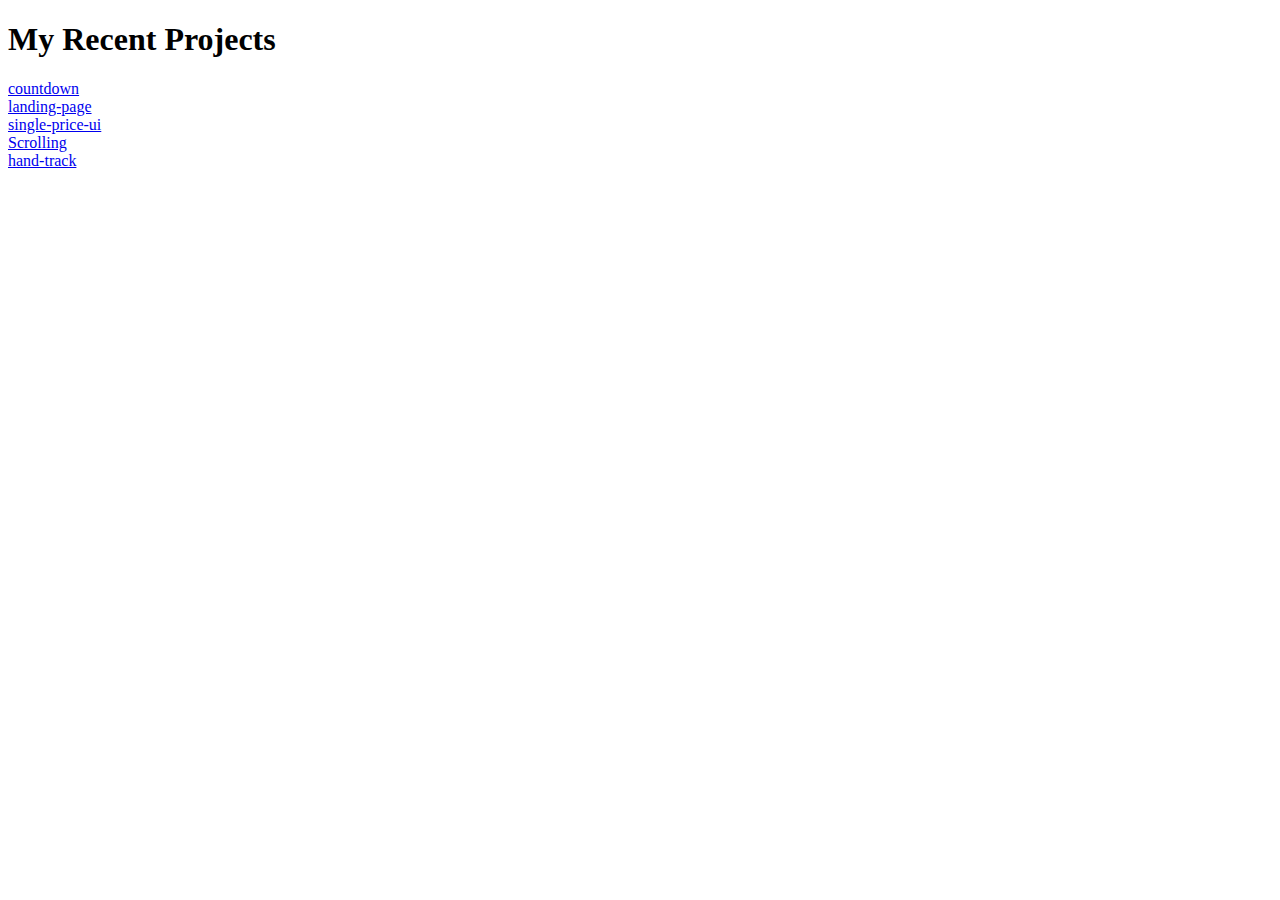
<file: index.html>
<!DOCTYPE html>
<!--[if lt IE 7]>      <html class="no-js lt-ie9 lt-ie8 lt-ie7"> <![endif]-->
<!--[if IE 7]>         <html class="no-js lt-ie9 lt-ie8"> <![endif]-->
<!--[if IE 8]>         <html class="no-js lt-ie9"> <![endif]-->
<!--[if gt IE 8]>      <html class="no-js"> <!--<![endif]-->
<html>
    <head>
        <meta charset="utf-8">
        <meta http-equiv="X-UA-Compatible" content="IE=edge">
        <title>Anh Ho Frontend Pet Projects</title>
        <meta name="description" content="">
        <meta name="viewport" content="width=device-width, initial-scale=1">
        <link rel="stylesheet" href="">
    </head>
    <body>
        <!--[if lt IE 7]>
            <p class="browsehappy">You are using an <strong>outdated</strong> browser. Please <a href="#">upgrade your browser</a> to improve your experience.</p>
        <![endif]-->
        <h1>My Recent Projects</h1>
        <a href="countdown-timer/index.html">countdown</a>
        <br>
        <a href="landing-page/index.html">landing-page</a>
        <br>
        <a href="single-price-ui/index.html">single-price-ui</a>
        <br>
        <a href="scroll-animation/index.html">Scrolling</a>
        <br>
        <a href="hand-track/index.html">hand-track</a>
        <br>
        <script src="" async defer></script>
    </body>
</html>
</file>
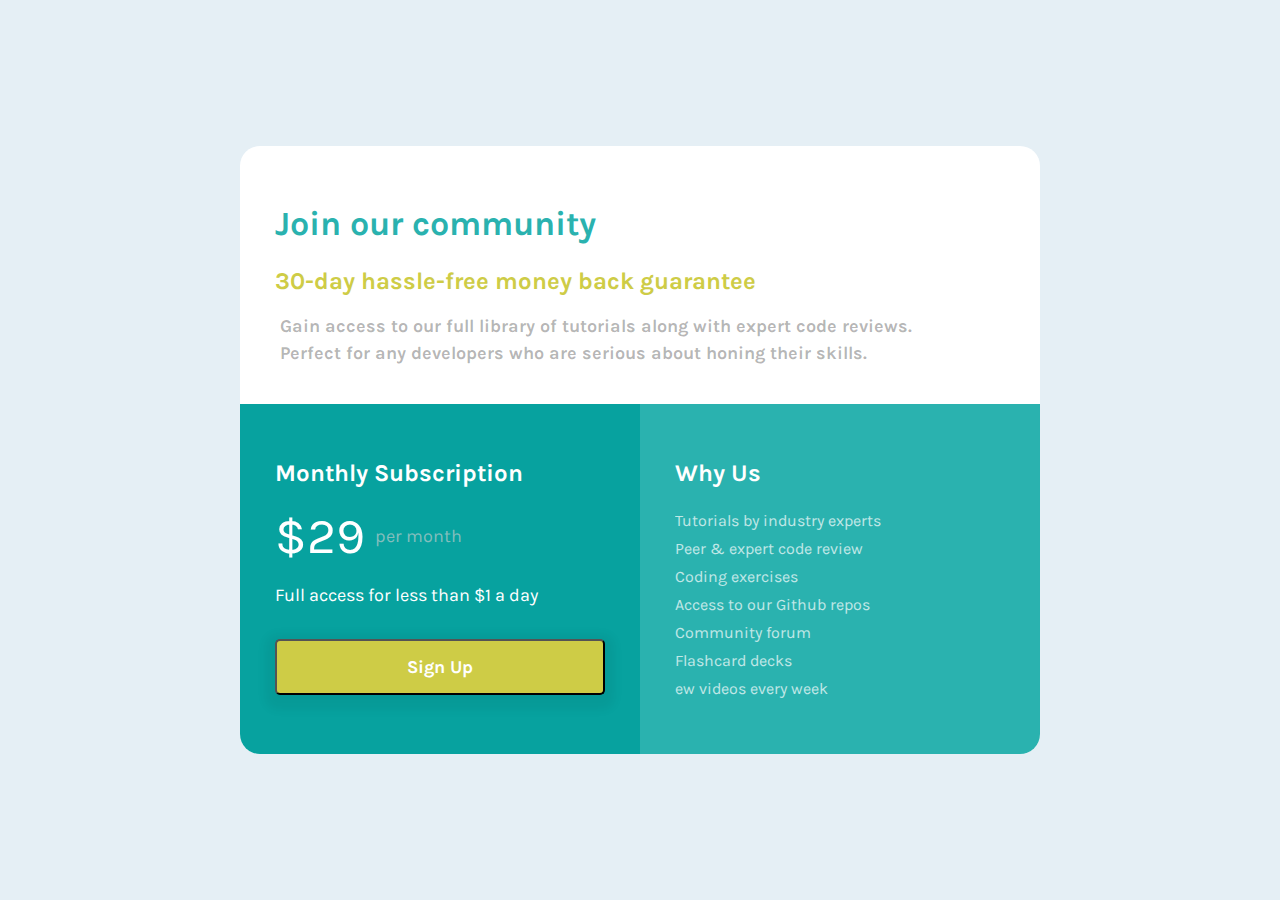
<file: single-price-ui/index.html>
<!DOCTYPE html>
<html lang="en">
<head>
    <meta charset="UTF-8">
    <meta name="viewport" content="width=device-width, initial-scale=1.0">
    <title>Frontend Mentor | Single Price Grid Component</title>
    <link rel="stylesheet" href="style.css">
</head>
<body>
    <main>
        <section> 
            <h1>
                Join our community
            </h1>
            <h2 class="yellow-text">
                30-day hassle-free money back guarantee
            </h2> 
            <p class="light-black">
                Gain access to our full library of tutorials along with expert code reviews.
            </p>
            <p class="light-black">
                Perfect for any developers who are serious about honing their skills.
            </p>
        </section>
        
        <div class="row">
        <section class="greyish-blue">
                <h2> 
                    Monthly Subscription
                </h2>
                <p class="faded">
                    <span class="big">
                        &dollar;29 
                    </span>per month
                </p>
                <p>
                    Full access for less than &dollar;1 a day
                </p>
                
                <button>
                    Sign Up
                </button>
            </section>
        
        <section class="cyan">
            <h2>     
                Why Us
            </h2>
            <ul> 
                <li>Tutorials by industry experts</li>
                <li>Peer &amp; expert code review</li>
                <li>Coding exercises</li>
                <li>Access to our Github repos</li>
                <li>Community forum</li>
                <li>Flashcard decks</li>
                <li>ew videos every week</li>
            </ul>
        </section>
    </div>
            
        </main>
  
</body>
</html>
</file>
<file: single-price-ui/style.css>
@import url('https://fonts.googleapis.com/css2?family=Karla:wght@400;700&display=swap');
*{
    box-sizing: border-box;
}
body {
    background-color: hsl(204, 43%, 93%);
    display: flex;
    align-items: center;
    justify-content: center;
    font-family: 'Karla', sans-serif;
    padding: 20px;
    margin: 0;
    min-height: 100vh;

} 

main{
    background-color: #fff;
    border-radius: 20px;
    box-shadow: 0 10px 15px 15px rbga(0,0,0,0.05);
    max-width: 800px;
    width: 800px;
    margin: auto;
    overflow: hidden;
}

section {
    padding: 35px;
}

.greyish-blue{
    background-color: hsl(179, 92%, 33%);
    color: #fff;
}

.cyan{
    background-color: hsl(179, 62%, 43%);
    color: #fff;
}
.row {
    display: flex;
}

.row > section {
    flex: 1;
}

h1 {
    color:  hsl(179, 62%, 43%);
    font-size: 34px;
}

.yellow-text{
    color: rgb(206, 204, 70);
}

p{
    font-size: 18px;
}

button{
    background-color: rgb(206, 204, 70);
    border-radius: 5px;
    box-shadow: 0 5px 10px 10px rgba(0, 0, 0, 0.05);
    font-size: 18px;
    font-weight: 700;
    font-family: 'Karla', sans-serif;
    color: #fff;
    padding: 15px 0;
    width: 100%;
    margin-top: 15px; 
    
}

p.light-black{
    color: rgba(0, 0, 0, 0.301);
    margin: 5px;
    font-weight: 700;
}
p.faded{
    color: hsl(179, 31%, 63%);
    display: flex;
    align-items: center;
}

p.faded > span{
    color: #fff;
    font-size: 50px;
    margin-right: 10px;
}


ul{
    list-style-type: none;
    padding: 0;
    opacity: 0.7;
}
ul > li{
    line-height: 28px;
}

@media screen and (max-width: 600px){
    .row {
        flex-direction: column;
    }
}
</file>
